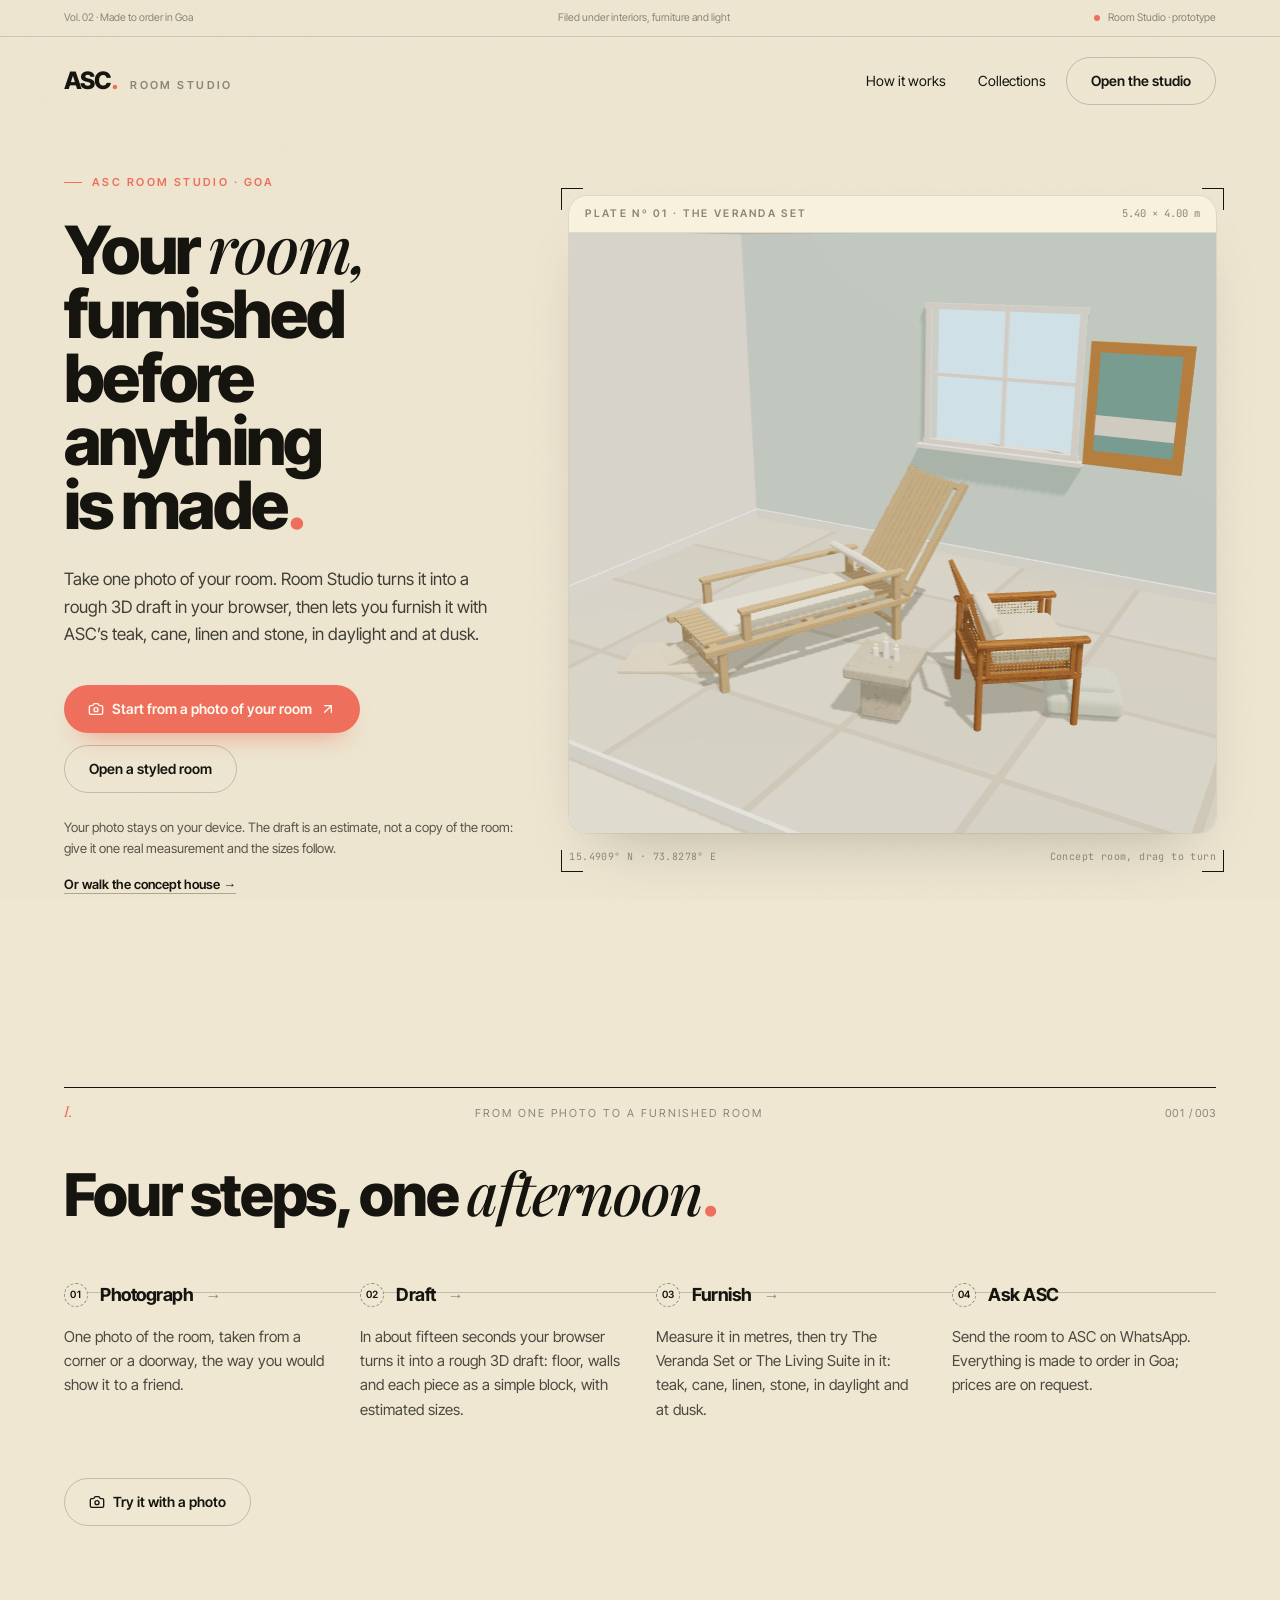
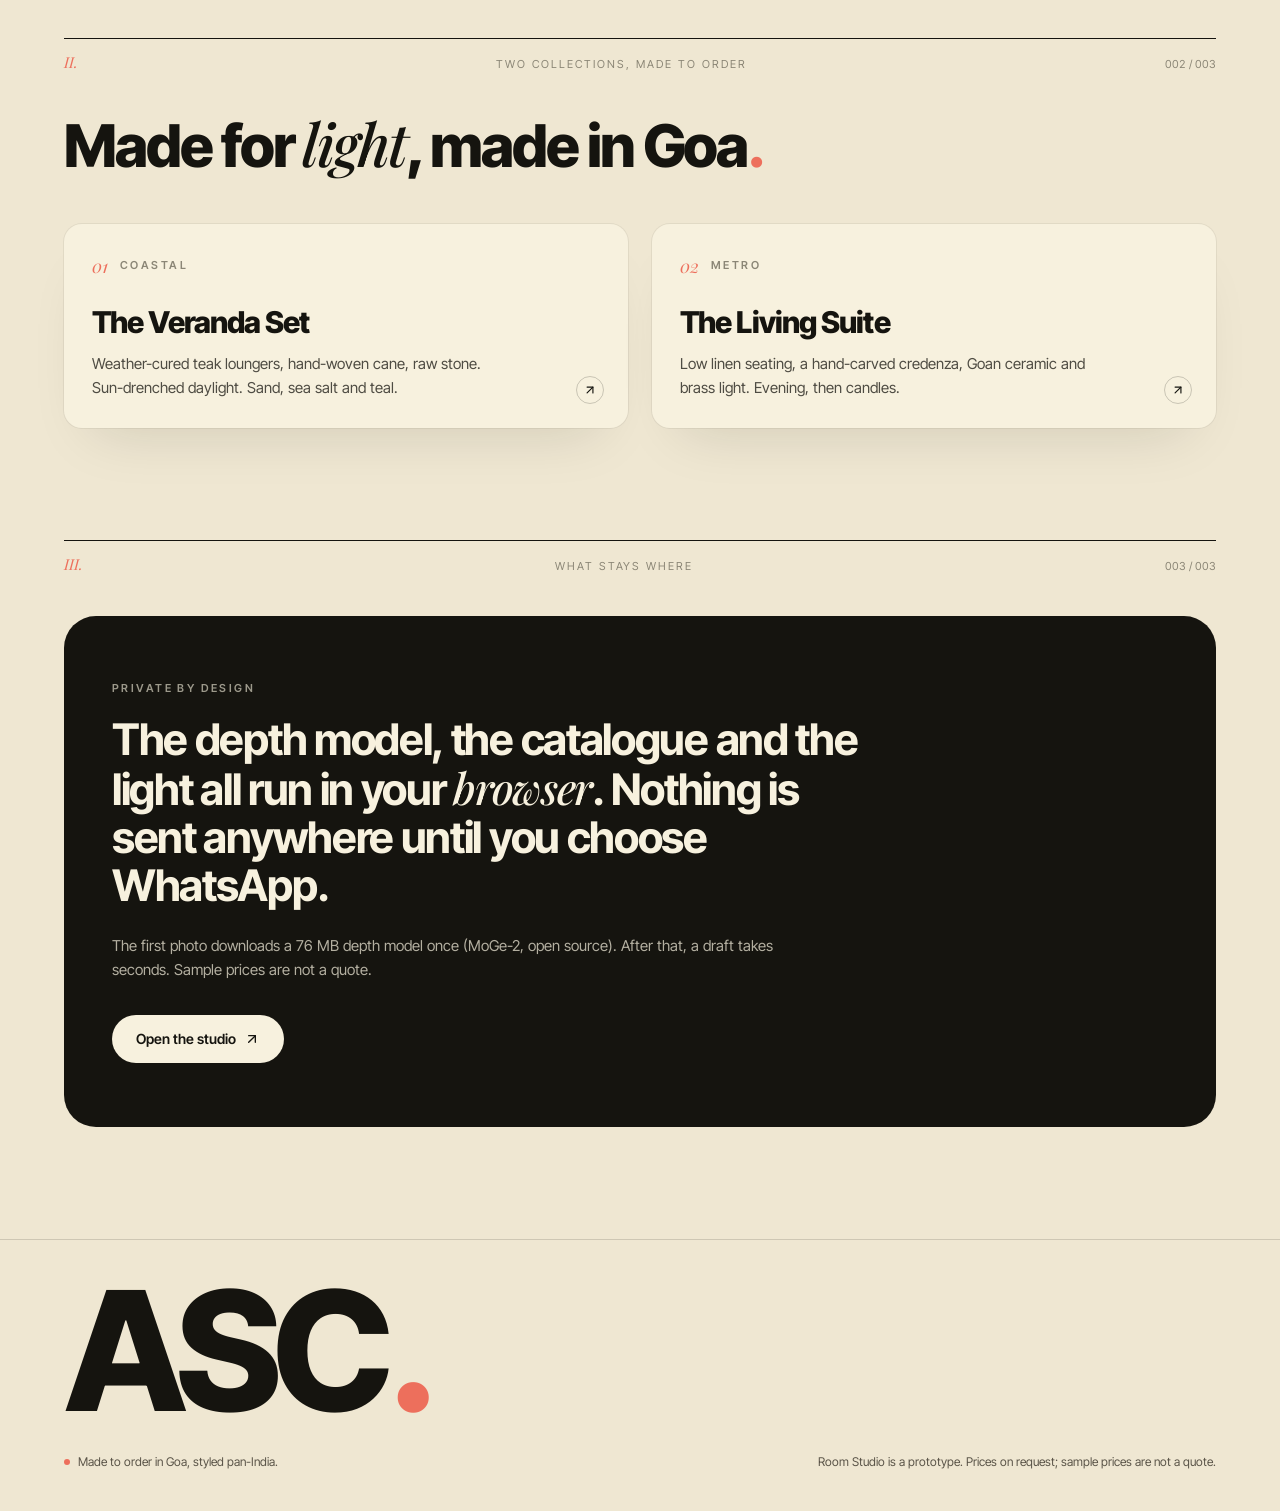
<file: index.html>
<!doctype html>
<html lang="en">
  <head>
    <meta charset="UTF-8" />
    <link rel="icon" type="image/svg+xml" href="./favicon.svg" />
    <meta name="viewport" content="width=device-width, initial-scale=1.0" />
    <meta
      name="description"
      content="ASC Room Studio — try The Veranda Set and The Living Suite in a measured room. A phase-2 prototype for ASC, Goa."
    />
    <title>ASC Room Studio</title>
    <script type="module" crossorigin src="./assets/index-BmzrPUSU.js"></script>
    <link rel="modulepreload" crossorigin href="./assets/three.core-BF58tRDi.js">
    <link rel="stylesheet" crossorigin href="./assets/index-CoTsZyGs.css">
  </head>
  <body>
    <div id="root"></div>
  </body>
</html>
</file>
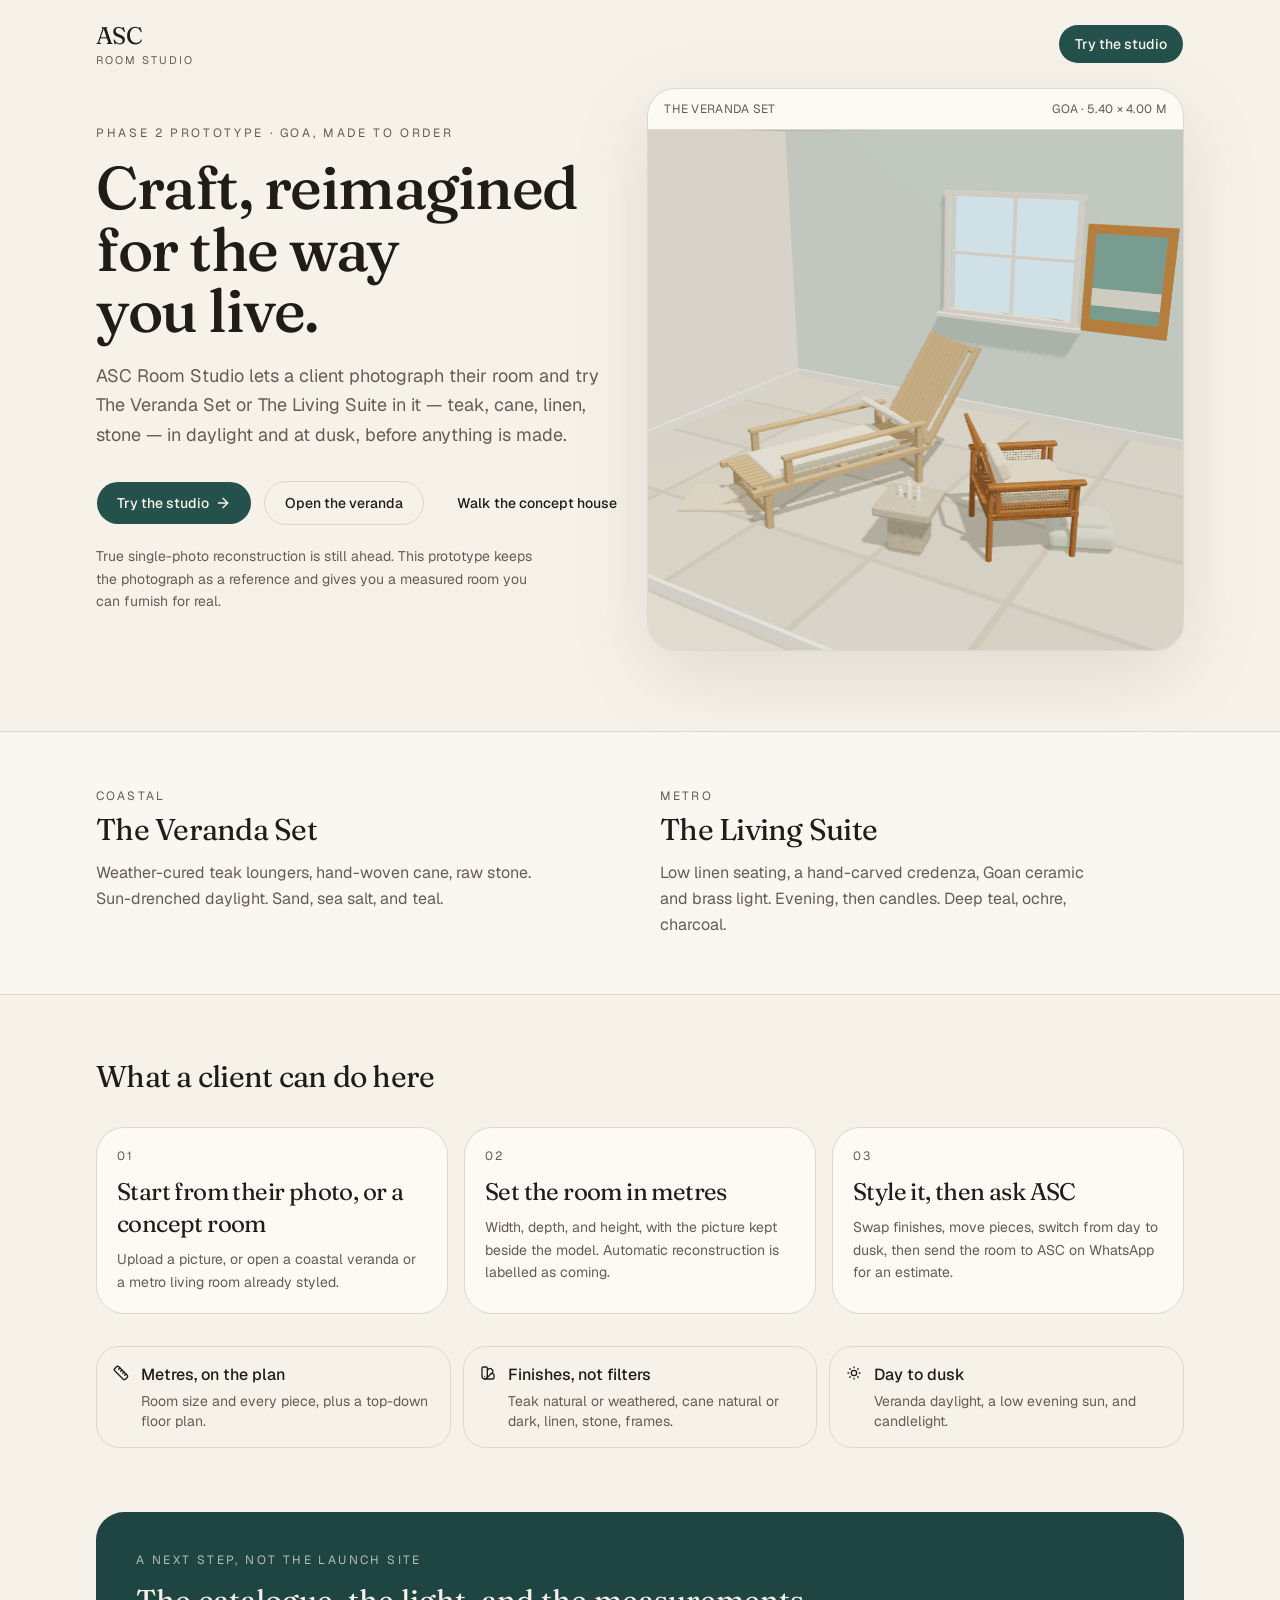
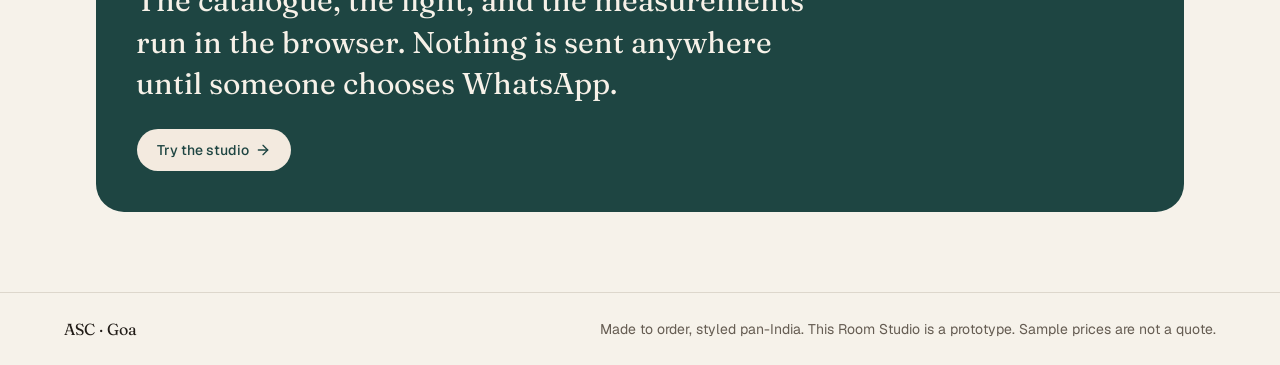
<file: preview/issue-1/index.html>
<!doctype html>
<html lang="en">
  <head>
    <meta charset="UTF-8" />
    <link rel="icon" type="image/svg+xml" href="./favicon.svg" />
    <meta name="viewport" content="width=device-width, initial-scale=1.0" />
    <meta
      name="description"
      content="ASC Room Studio — try The Veranda Set and The Living Suite in a measured room. A phase-2 prototype for ASC, Goa."
    />
    <title>ASC Room Studio</title>
    <script type="module" crossorigin src="./assets/index-CqILlIi2.js"></script>
    <link rel="stylesheet" crossorigin href="./assets/index-DLACrkTV.css">
  </head>
  <body>
    <div id="root"></div>
  </body>
</html>
</file>
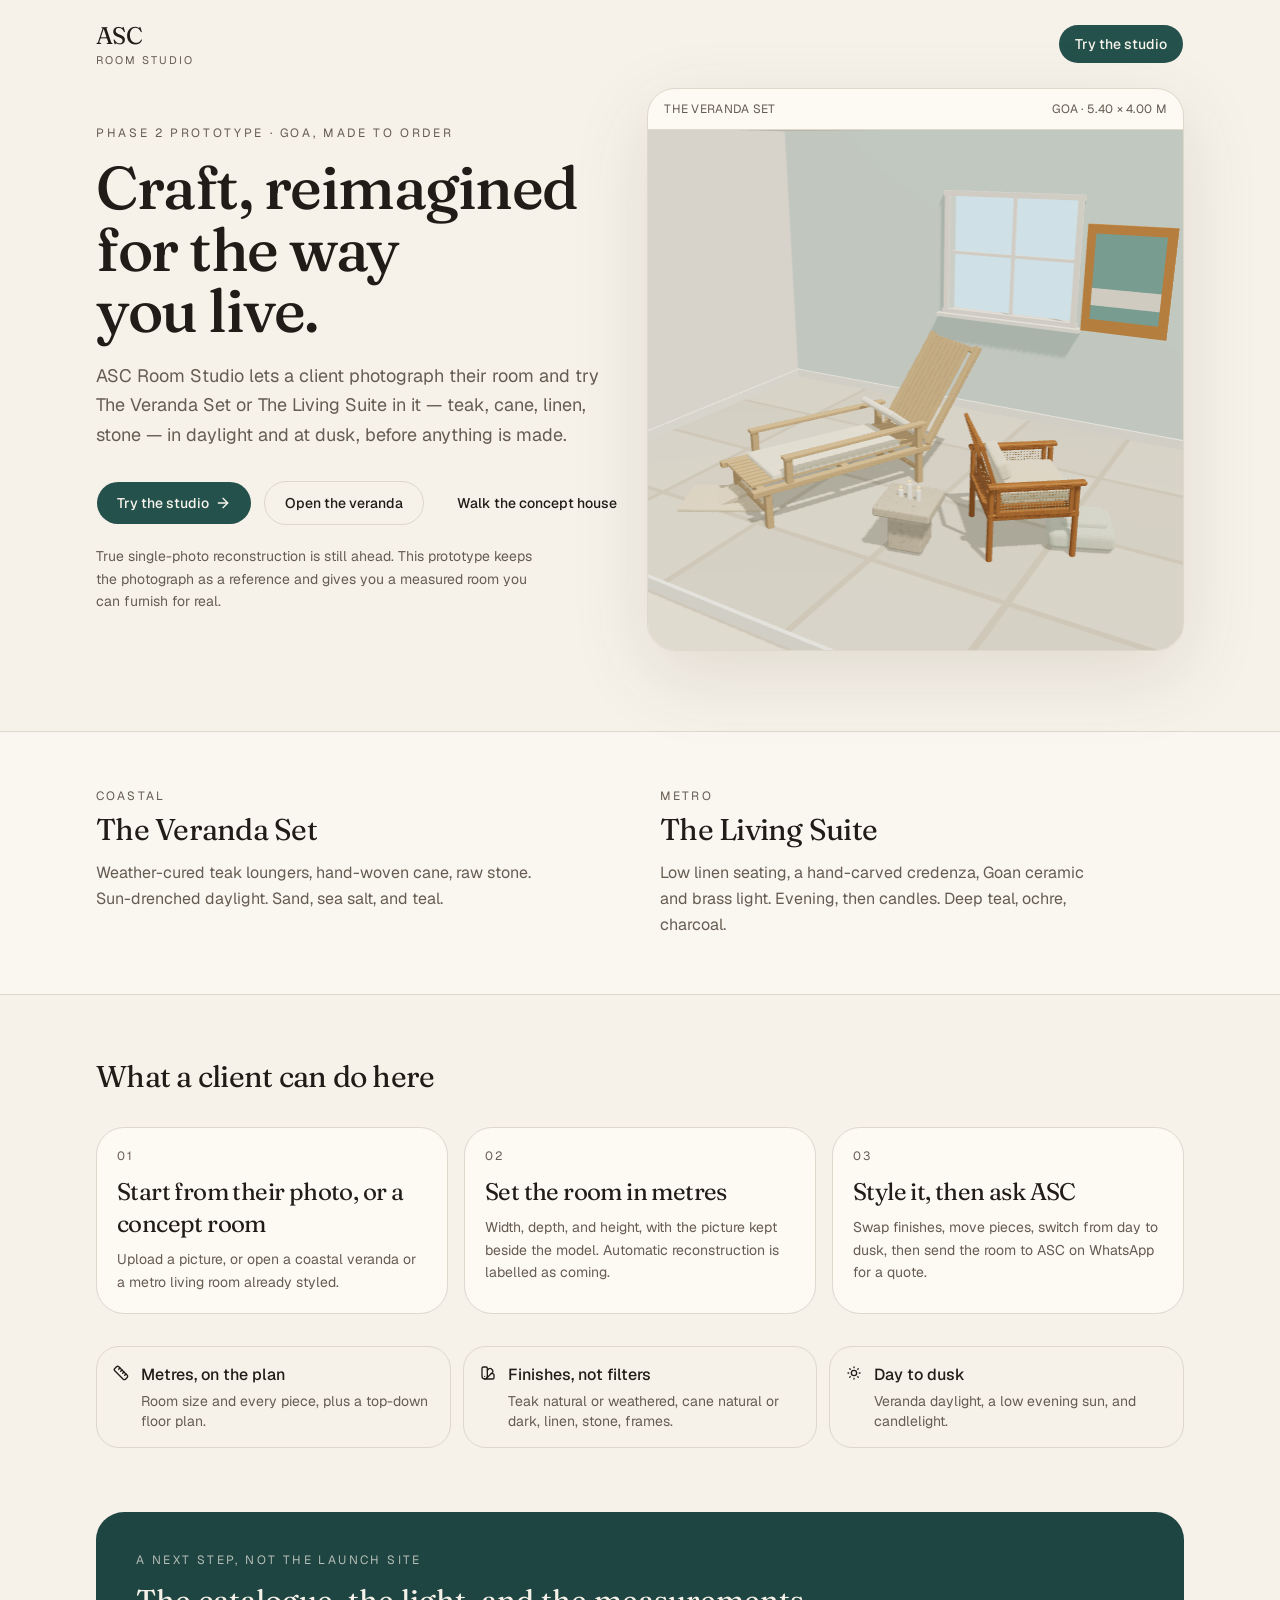
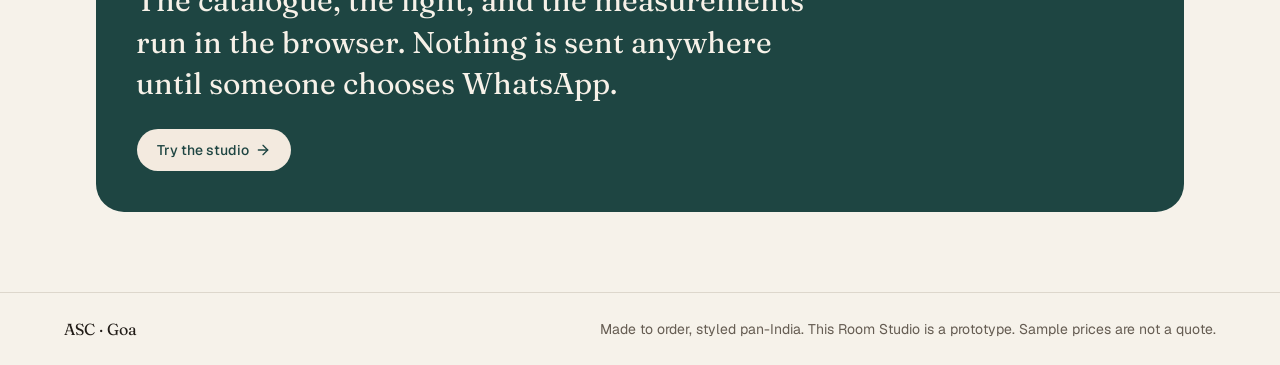
<file: preview/issue-2/index.html>
<!doctype html>
<html lang="en">
  <head>
    <meta charset="UTF-8" />
    <link rel="icon" type="image/svg+xml" href="./favicon.svg" />
    <meta name="viewport" content="width=device-width, initial-scale=1.0" />
    <meta
      name="description"
      content="ASC Room Studio — try The Veranda Set and The Living Suite in a measured room. A phase-2 prototype for ASC, Goa."
    />
    <title>ASC Room Studio</title>
    <script type="module" crossorigin src="./assets/index-DQsrjKjx.js"></script>
    <link rel="stylesheet" crossorigin href="./assets/index-DLACrkTV.css">
  </head>
  <body>
    <div id="root"></div>
  </body>
</html>
</file>
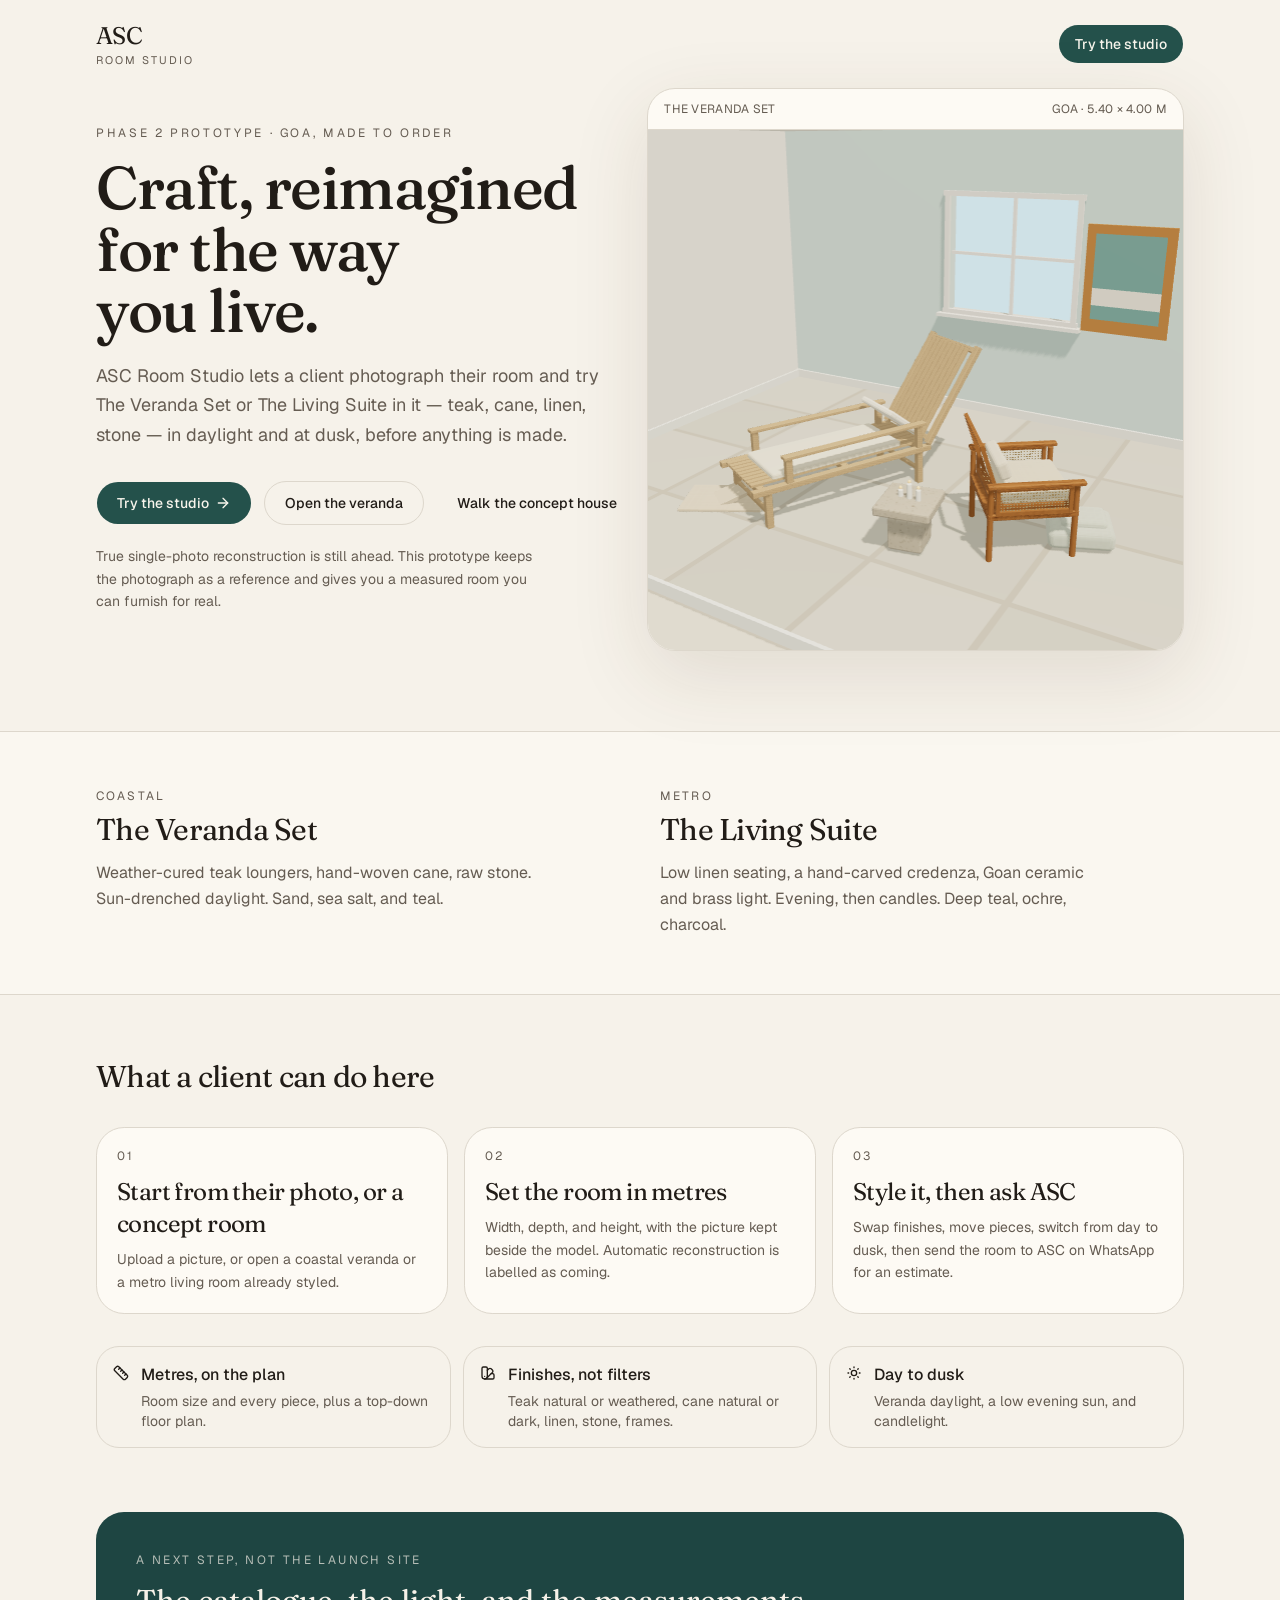
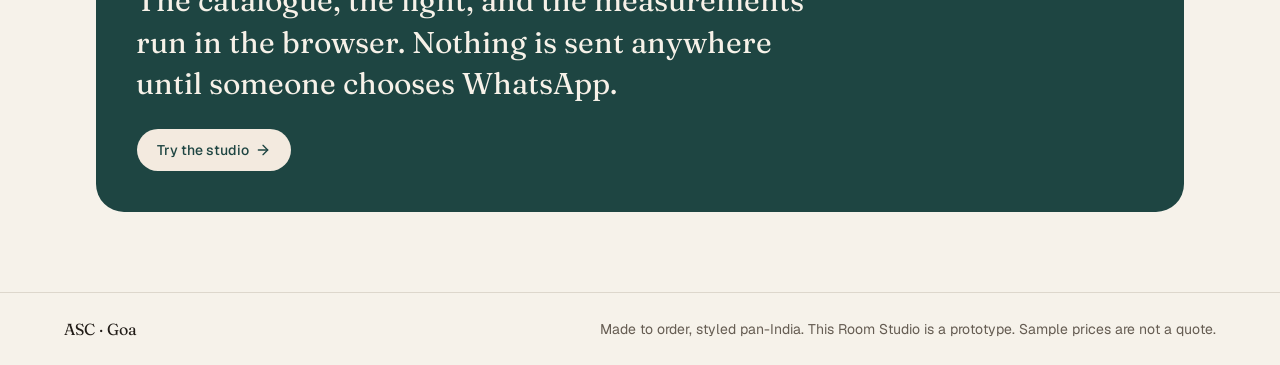
<file: preview/issue-3/index.html>
<!doctype html>
<html lang="en">
  <head>
    <meta charset="UTF-8" />
    <link rel="icon" type="image/svg+xml" href="./favicon.svg" />
    <meta name="viewport" content="width=device-width, initial-scale=1.0" />
    <meta
      name="description"
      content="ASC Room Studio — try The Veranda Set and The Living Suite in a measured room. A phase-2 prototype for ASC, Goa."
    />
    <title>ASC Room Studio</title>
    <meta property="og:type" content="website" />
    <meta property="og:site_name" content="ASC Room Studio" />
    <meta property="og:title" content="ASC Room Studio" />
    <meta
      property="og:description"
      content="Try The Veranda Set and The Living Suite in a room you measure yourself. A phase-2 prototype for ASC, Goa."
    />
    <meta property="og:url" content="https://jaspreetsingh0792.github.io/asc-room-studio-site/" />
    <meta property="og:image" content="https://jaspreetsingh0792.github.io/asc-room-studio-site/og-image.png" />
    <meta property="og:image:type" content="image/png" />
    <meta property="og:image:width" content="1200" />
    <meta property="og:image:height" content="630" />
    <meta
      property="og:image:alt"
      content="ASC Room Studio. The Veranda Set and The Living Suite, tried in a measured room."
    />
    <meta name="twitter:card" content="summary_large_image" />
    <meta name="twitter:title" content="ASC Room Studio" />
    <meta
      name="twitter:description"
      content="Try The Veranda Set and The Living Suite in a room you measure yourself. A phase-2 prototype for ASC, Goa."
    />
    <meta name="twitter:image" content="https://jaspreetsingh0792.github.io/asc-room-studio-site/og-image.png" />
    <meta
      name="twitter:image:alt"
      content="ASC Room Studio. The Veranda Set and The Living Suite, tried in a measured room."
    />
    <style>.static-home{box-sizing:border-box;color:oklch(23% .012 65);background:oklch(96.2% .012 85);min-height:100vh;padding:32px 20px 48px;font-family:Geist Variable,Avenir Next,Segoe UI,sans-serif;line-height:1.55}.static-home *{box-sizing:border-box}.static-home main{max-width:40rem;margin:0 auto}.static-home .eyebrow{letter-spacing:.16em;text-transform:uppercase;color:oklch(48% .02 70);margin:0 0 12px;font-size:11px}.static-home h1{overflow-wrap:anywhere;margin:0 0 16px;font-family:Fraunces Variable,Iowan Old Style,Palatino,Georgia,serif;font-size:2.5rem;font-weight:500;line-height:1.1}.static-home h2{margin:32px 0 8px;font-family:Fraunces Variable,Iowan Old Style,Palatino,Georgia,serif;font-size:1.25rem;font-weight:500}.static-home p,.static-home li{overflow-wrap:anywhere;margin:0 0 10px}.static-home ul{margin:0;padding-left:20px}.static-home .cta{color:oklch(97% .012 90);background:oklch(40% .05 185);border-radius:999px;min-height:44px;margin-top:28px;padding:14px 24px;font-weight:500;text-decoration:none;display:inline-block}.static-home .note{color:oklch(48% .02 70)}</style>
    <script type="module" crossorigin src="./assets/index-YDIkEoG5.js"></script>
    <link rel="stylesheet" crossorigin href="./assets/index-DLACrkTV.css">
  </head>
  <body>
    <div id="root">
      <div class="static-home">
        <main>
          <p class="eyebrow">ASC, Goa · Phase-2 prototype</p>
          <h1>ASC Room Studio</h1>
          <p>
            Try furniture made to order by ASC in a room you measure yourself, in daylight, at dusk and by
            candlelight. This is a concept prototype, not the launch website.
          </p>

          <h2>Two collections</h2>
          <ul>
            <li>
              <strong>The Veranda Set</strong>: weather-cured teak and hand-woven cane, in coastal daylight.
            </li>
            <li>
              <strong>The Living Suite</strong>: linen seating, a carved credenza, ceramic and brass light, in a
              metro high-rise.
            </li>
          </ul>
          <p class="note">Flagship pieces are Price on request. Any other price shown is a sample, not a quote.</p>

          <h2>What the studio lets you do</h2>
          <ul>
            <li>Open a concept room, or set your own room's width, depth and height in metres.</li>
            <li>Place pieces, then move, turn and resize them, and change their finishes.</li>
            <li>Switch between Day, Dusk and Candlelight, or watch the light run from first light to lamplight.</li>
            <li>View the room from a plan, or walk through it at eye height.</li>
            <li>Save the design on your device, export a picture, or copy a read-only link for a client.</li>
            <li>Request an estimate and send the design to ASC on WhatsApp.</li>
          </ul>

          <h2>Coming</h2>
          <p>
            Building a 3D room from a single photo is coming and is not in the studio yet. For now a photo or
            short video stays beside the model as a reference, and you set the measurements by hand.
          </p>

          <a class="cta" href="#studio">Open the studio</a>
        </main>
      </div>
    </div>
    <noscript>
      <style>.static-home{min-height:0}</style>
      <p style="margin: 0; padding: 16px 20px; font-family: sans-serif; background: #fff; color: #222;">
        The studio itself draws rooms in 3D and needs JavaScript. Turn it on in your browser to open it.
        The summary above is all that shows without it.
      </p>
    </noscript>
  </body>
</html>
</file>
